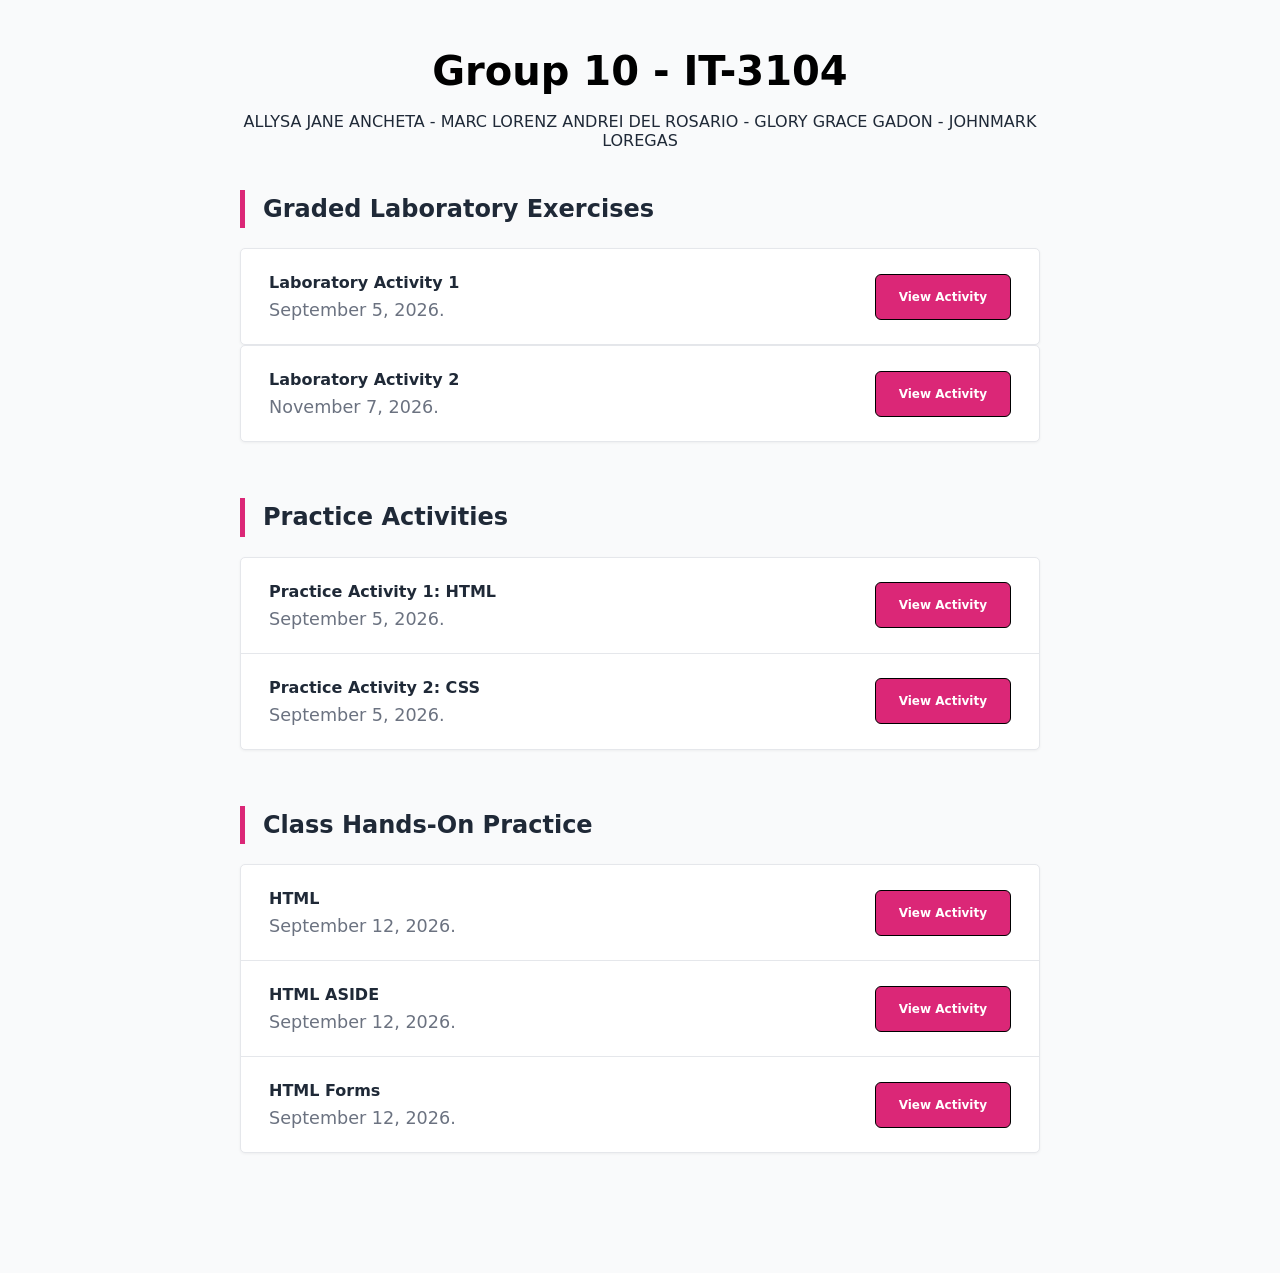
<file: index.html>
<!DOCTYPE html>
<html lang="en">
<head>
  <meta charset="UTF-8">
  <meta name="viewport" content="width=device-width, initial-scale=1">
  <title>Group 10 - IT-3104</title>
  <link rel="stylesheet" href="style.css">
</head>
<body>
  <main class="page">
    <h1>Group 10 - IT-3104</h1>
    <p class="members">ALLYSA JANE ANCHETA - MARC LORENZ ANDREI DEL ROSARIO - GLORY GRACE GADON - JOHNMARK LOREGAS</p>

    <section>
      <h2>Graded Laboratory Exercises</h2>
      <div class="card">
        <div class="item">
          <div>
            <h3>Laboratory Activity 1</h3>
            <p>September 5, 2026.</p>
          </div>
          <a class="btn" href="LABORATORY ACTIVITIES/lab-act-1.html">View Activity</a>
        </div>
      </div>
            <div class="card">
             <div class="item">
               <div>
                  <h3>Laboratory Activity 2</h3>
                  <p>November 7, 2026.</p>
               </div>
               <a class="btn" href="LABORATORY ACTIVITIES/index.html">View Activity</a>
        </div>
      </div>
    </section>

    <section>
      <h2>Practice Activities</h2>
      <div class="card">
        <div class="item">
          <div>
            <h3>Practice Activity 1: HTML</h3>
            <p>September 5, 2026.</p>
          </div>
          <a class="btn" href="PRACTICE ACTIVITIES/student_profile_portal.html">View Activity</a>
        </div>
        <div class="item">
          <div>
            <h3>Practice Activity 2: CSS</h3>
            <p>September 5, 2026.</p>
          </div>
          <a class="btn" href="PRACTICE ACTIVITIES/student_profile_portal.html">View Activity</a>
        </div>
      </div>
    </section>

    <section>
      <h2>Class Hands-On Practice</h2>
      <div class="card">
        <div class="item">
          <div>
            <h3>HTML</h3>
            <p>September 12, 2026.</p>
          </div>
          <a class="btn" href="Hands-On Practice/HTML.html">View Activity</a>
        </div>
        <div class="item">
          <div>
            <h3>HTML ASIDE</h3>
            <p>September 12, 2026.</p>
          </div>
          <a class="btn" href="Hands-On Practice/HTML ASIDE.html">View Activity</a>
        </div>
        <div class="item">
          <div>
            <h3>HTML Forms</h3>
            <p>September 12, 2026.</p>
          </div>
          <a class="btn" href="Hands-On Practice/HTML FORM.html">View Activity</a>
        </div>
      </div>
    </section>
  </main>
</body>
</html>
</file>
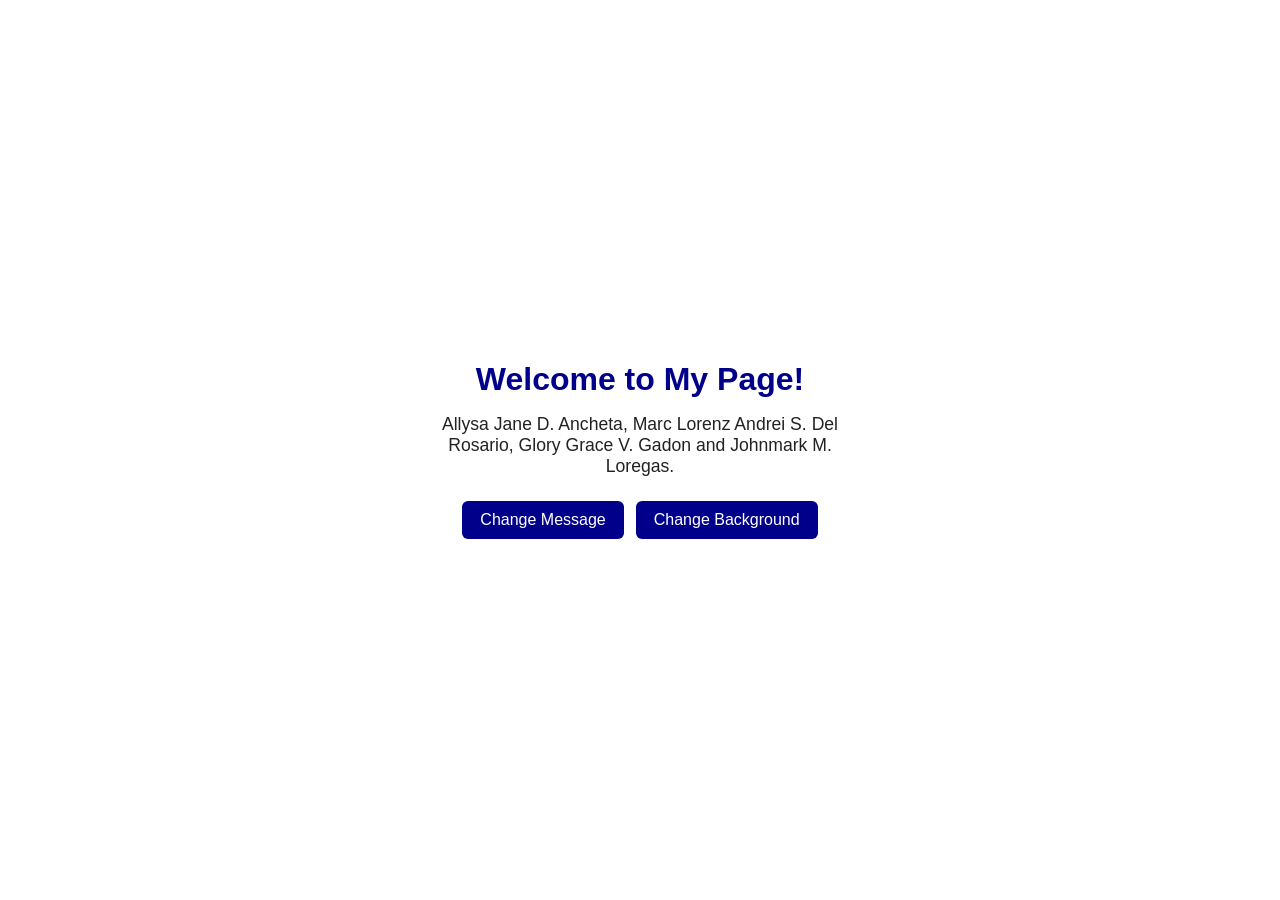
<file: LABORATORY ACTIVITIES/index.html>
<!DOCTYPE html>
<html lang="en">
    <head>
        <meta charset="UTF-8">
        <meta name="viewport" content="width=device-width, initial-scale=1.0">
        <title>My First Interactive Page</title>
        <link rel="stylesheet" href="style.css">
    </head>
    <body>
        <main class="card">
            <h1>Welcome to My Page!</h1>
            <p id="message">Allysa Jane D. Ancheta, Marc Lorenz Andrei S. Del Rosario, Glory Grace V. Gadon and Johnmark M. Loregas.</p>
            <div class="buttons">
                <button id="changeMessageBtn">Change Message</button>
                <button id="changeBackgroundBtn">Change Background</button>
            </div>
        </main>

        <script src="script.js"></script>
    </body>
</html>
</file>
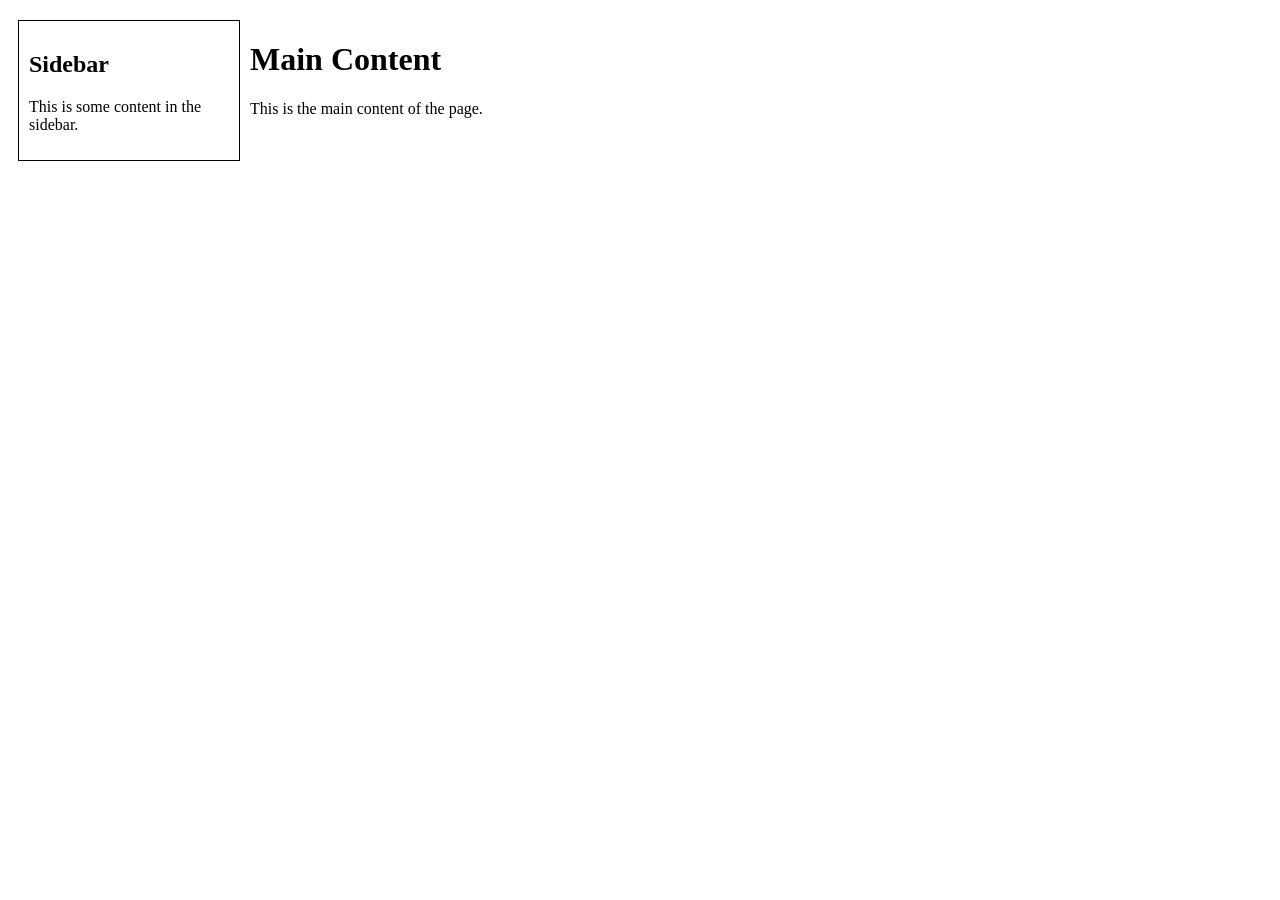
<file: Hands-On Practice/HTML ASIDE.html>
<style>
            main{
                padding: 10px;
                margin: 10px;
            }

            aside {
                width: 200px;
                border: 1px solid black;
                padding: 10px;
                margin: 10px;
                float: left;
            }
        </style>
    </head>
    <body>
        <aside>
            <h2>Sidebar</h2>
            <p>This is some content in the sidebar.</p>
        </aside>
        <main>
            <h1>Main Content</h1>
            <p>This is the main content of the page.</p>
        </main>
    </body>
</html>
</file>
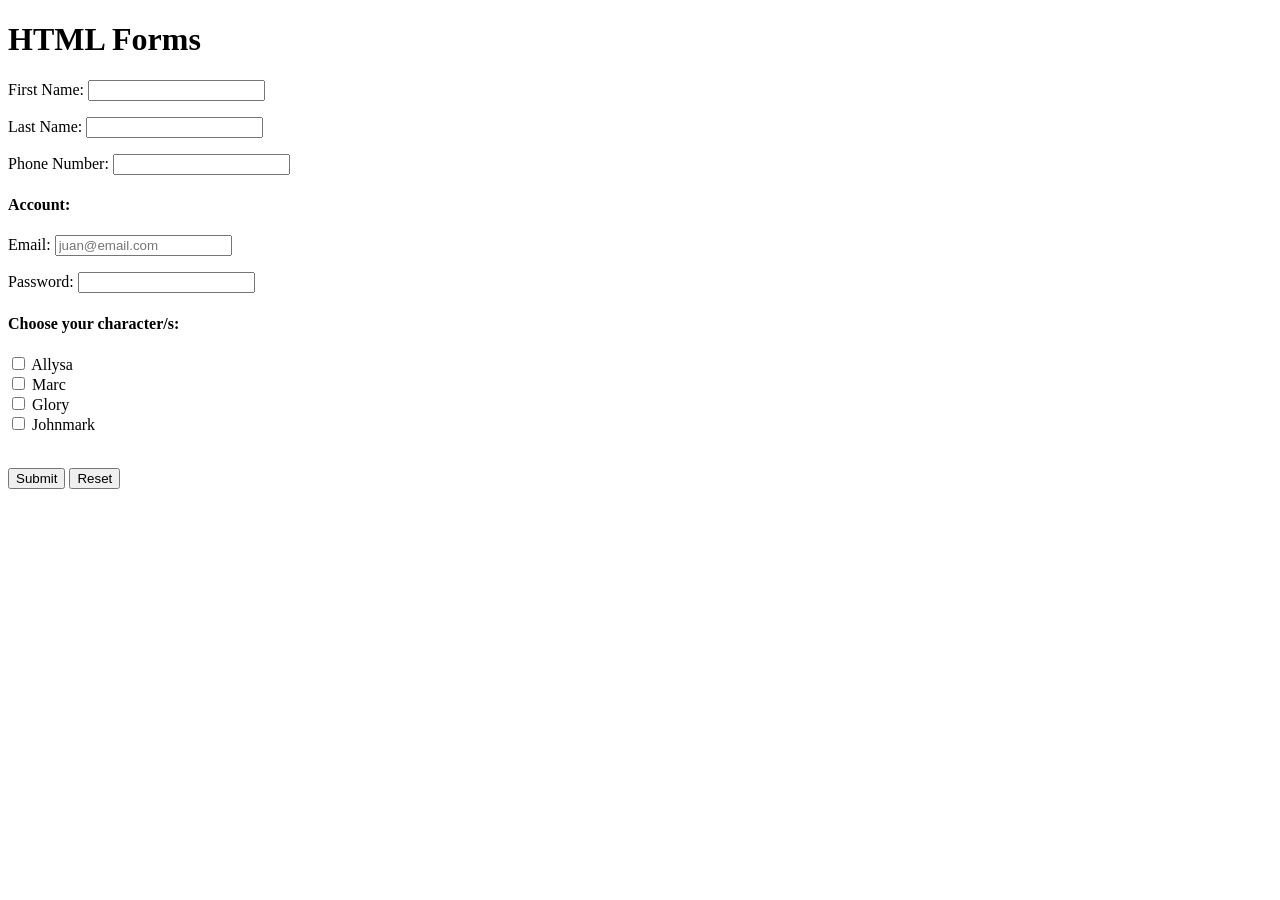
<file: Hands-On Practice/HTML FORM.html>
<!DOCTYPE html>
<html lang="en">
<head>
  <meta charset="UTF-8">
  <meta name="viewport" content="width=device-width, initial-scale=1">
  <title>HTML Forms</title>
</head>
<body>
  <h1>HTML Forms</h1>

  <form action="#" method="post">

    <p>
      <label for="firstname">First Name:</label>
      <input type="text" id="firstname" name="firstname">
    </p>

    <p>
      <label for="lastname">Last Name:</label>
      <input type="text" id="lastname" name="lastname">
    </p>

    <p>
      <label for="phone">Phone Number:</label>
      <input type="tel" id="phone" name="phone">
    </p>

    <h4>Account:</h4>
    <p>
      <label for="email">Email:</label>
      <input type="email" id="email" name="email" placeholder="juan@email.com">
    </p>

    <p>
      <label for="password">Password:</label>
      <input type="password" id="password" name="password">
    </p>

    <h4>Choose your character/s:</h4>
    <p>
      <input type="checkbox" id="allysa" name="characters" value="allysa">
      <label for="allysa">Allysa</label><br>

      <input type="checkbox" id="marc" name="characters" value="marc">
      <label for="marc">Marc</label><br>

      <input type="checkbox" id="glory" name="characters" value="glory">
      <label for="glory">Glory</label><br>

      <input type="checkbox" id="johnmark" name="characters" value="johnmark">
      <label for="johnmark">Johnmark</label>
    </p>

    <br>
    <button type="submit">Submit</button>
    <button type="reset">Reset</button>

  </form>
</body>
</html>
</file>
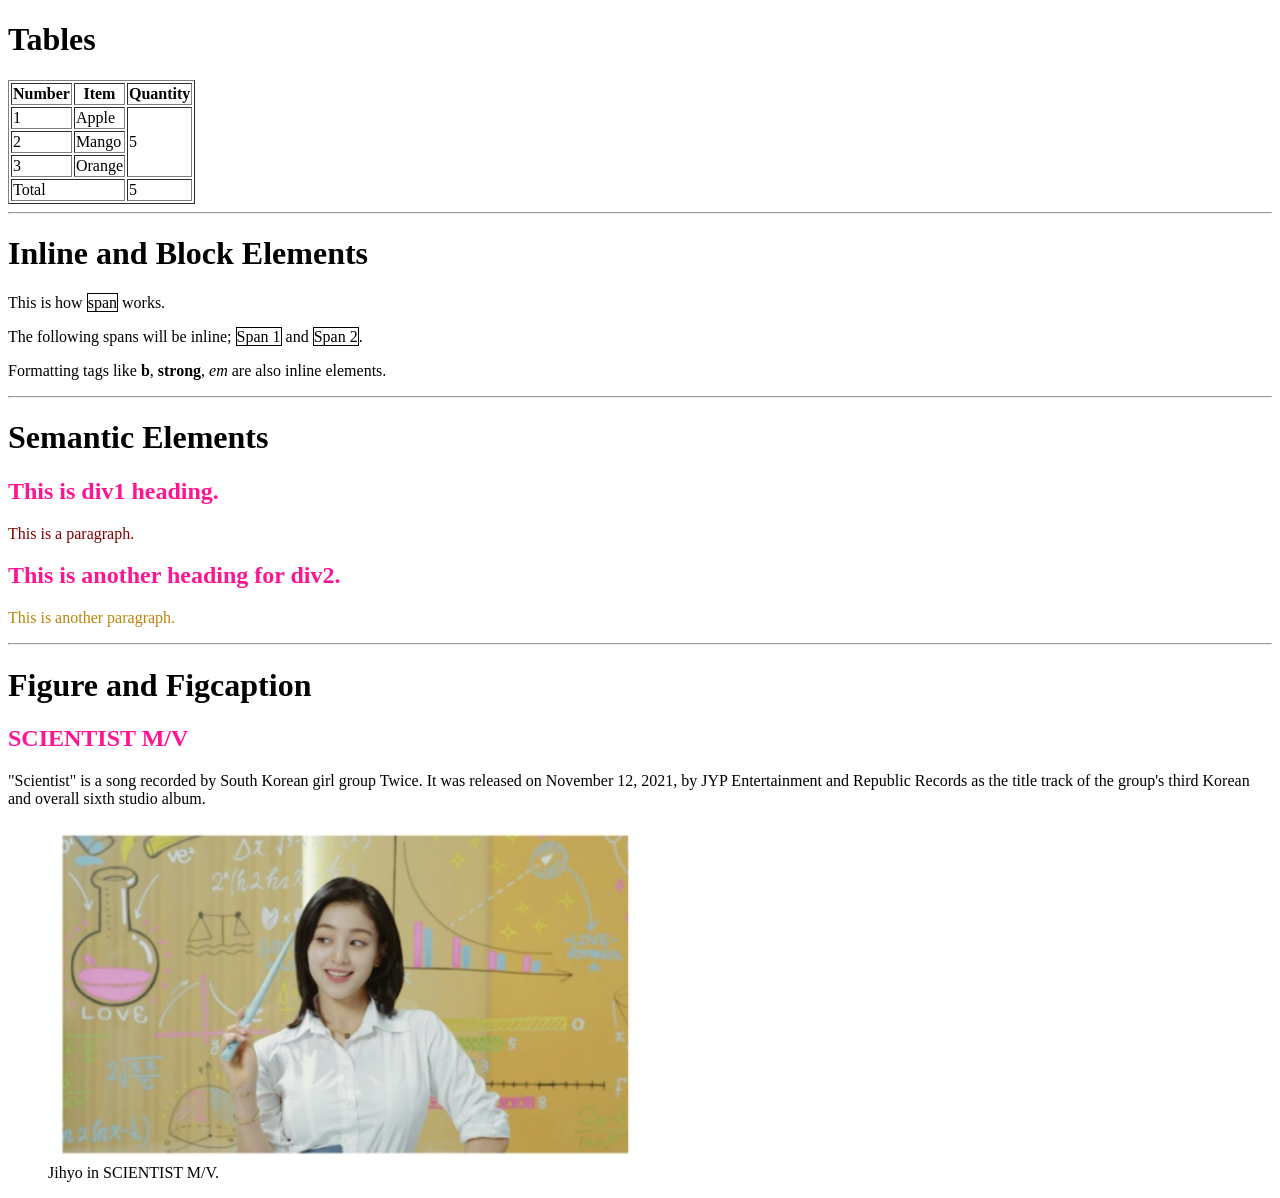
<file: Hands-On Practice/HTML.html>
<!DOCTYPE html>
<html>
<head>
  <title>HTML Elements</title>
  <style>
    span.box {
      border: 1px solid black;
    }

    h2 {
      color: deeppink;
    }

    #div1 p {
      color: maroon;
    }

    #div2 p {
      color: darkgoldenrod;
    }
  </style>
</head>
<body>
  <h1>Tables</h1>

  <table border="1">
    <tr>
      <th>Number</th>
      <th>Item</th>
      <th>Quantity</th>
    </tr>
    <tr>
      <td>1</td>
      <td>Apple</td>
      <td rowspan="3">5</td>
    </tr>
    <tr>
      <td>2</td>
      <td>Mango</td>
    </tr>
    <tr>
      <td>3</td>
      <td>Orange</td>
    </tr>
    <tr>
      <td colspan="2">Total</td>
      <td>5</td>
    </tr>
  </table>

  <hr>

  <h1>Inline and Block Elements</h1>

  <p>This is how <span class="box">span</span> works.</p>

  <p>The following spans will be inline; <span class="box">Span 1</span> and <span class="box">Span 2</span>.</p>

  <p>Formatting tags like <b>b</b>, <strong>strong</strong>, <em>em</em> are also inline elements.</p>

  <hr>

  <h1>Semantic Elements</h1>

  <div id="div1">
    <h2>This is div1 heading.</h2>
    <p>This is a paragraph.</p>
  </div>

  <div id="div2">
    <h2>This is another heading for div2.</h2>
    <p>This is another paragraph.</p>
  </div>

  <hr>

  <h1>Figure and Figcaption</h1>

  <body>
    <h2>SCIENTIST M/V</h2>
    <p>"Scientist" is a song recorded by South Korean girl group Twice. It was released on November 12, 2021, by JYP Entertainment and Republic Records as the title track of the group's third Korean and overall sixth studio album.</p>
    <figure>
        <img src="Scientist MV.jpeg" alt="Trulli" style="width:50%">
        <figcaption>Jihyo in SCIENTIST M/V.</figcaption>
    </figure>
</body>
</file>
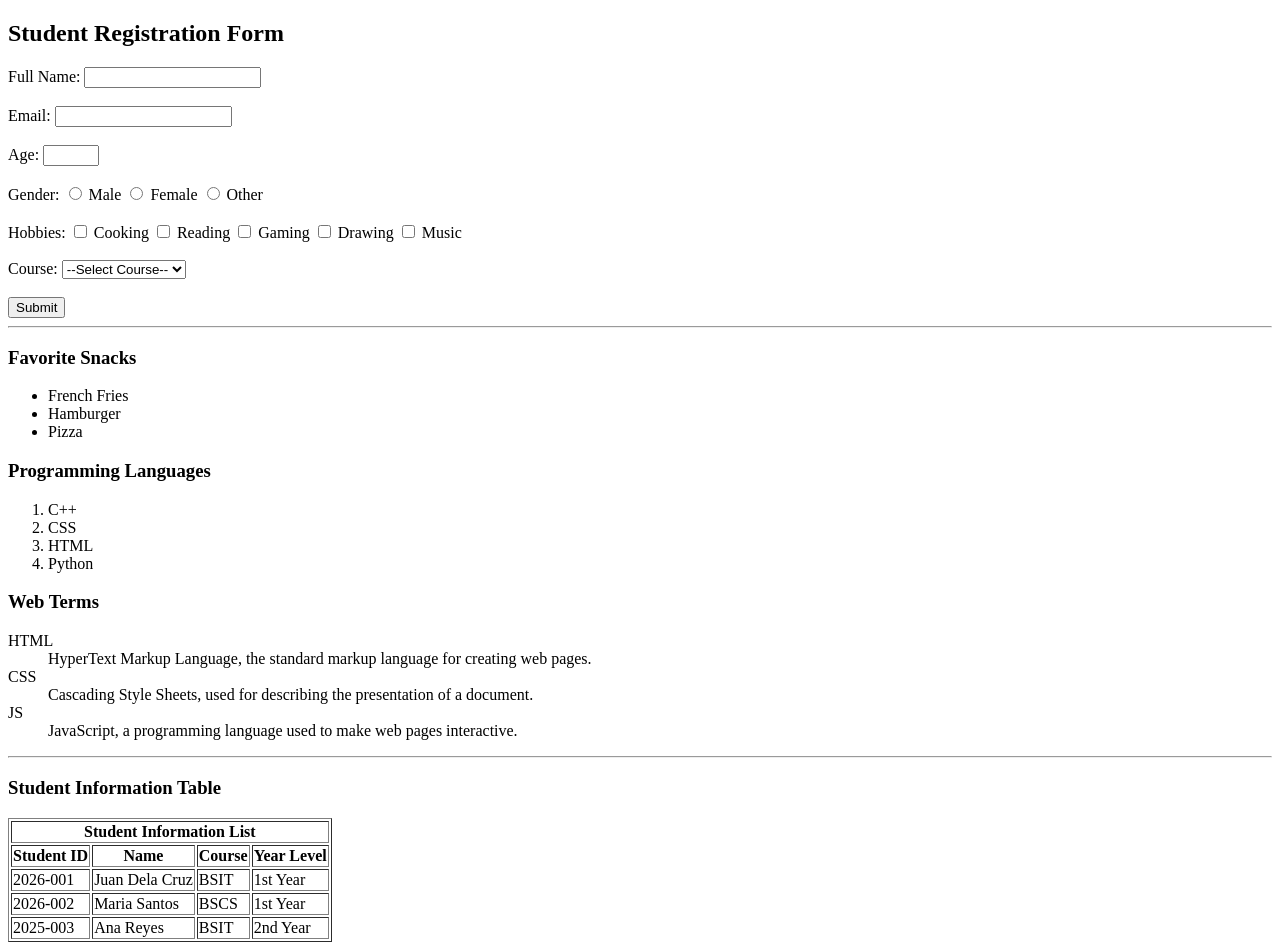
<file: LABORATORY ACTIVITIES/lab-act-1.html>
<!DOCTYPE html>
<html lang="en">
<head>
    <meta charset="UTF-8">
    <meta name="viewport" content="width=device-width, initial-scale=1.0">
    <title>IT 314 - Laboratory 1</title>
</head>
<body>

    <h2>Student Registration Form</h2>
    <form action="#" method="post">
        <label for="fullname">Full Name:</label> <input type="text" id="fullname" name="fullname" required><br><br>

        <label for="email">Email:</label> <input type="email" id="email" name="email" required><br><br>

        <label for="age">Age:</label> <input type="number" id="age" name="age" min="1" max="120" required><br><br>

        <label>Gender:</label>
        <input type="radio" id="male" name="gender" value="Male">
        <label for="male">Male</label>

        <input type="radio" id="female" name="gender" value="Female">
        <label for="female">Female</label>

        <input type="radio" id="other" name="gender" value="Other">
        <label for="other">Other</label><br><br>

        <label>Hobbies:</label>
        <input type="checkbox" id="cooking" name="hobbies" value="Cooking">
        <label for="cooking">Cooking</label>

        <input type="checkbox" id="reading" name="hobbies" value="Reading">
        <label for="reading">Reading</label>

        <input type="checkbox" id="gaming" name="hobbies" value="Gaming">
        <label for="gaming">Gaming</label>

        <input type="checkbox" id="drawing" name="hobbies" value="Drawing">
        <label for="drawing">Drawing</label>

        <input type="checkbox" id="Music" name="hobbies" value="Music">
        <label for="music">Music</label><br><br>

        <label for="course">Course:</label>
        <select id="course" name="course" required>
            <option value="">--Select Course--</option>
            <option value="BSIT">BSIT</option>
            <option value="BSCS">BSCS</option>
        </select><br><br>

        <button type="submit">Submit</button>
    </form>

    <hr>

    <h3>Favorite Snacks</h3>
    <ul>
        <li>French Fries</li>
        <li>Hamburger</li>
        <li>Pizza</li>
    </ul>

    <h3>Programming Languages</h3>
    <ol>
        <li>C++</li>
        <li>CSS</li>
        <li>HTML</li>
        <li>Python</li>
    </ol>


    <h3>Web Terms</h3>
    <dl>
        <dt>HTML</dt>
        <dd>HyperText Markup Language, the standard markup language for creating web pages.</dd>
        <dt>CSS</dt>
        <dd>Cascading Style Sheets, used for describing the presentation of a document.</dd>
        <dt>JS</dt>
        <dd>JavaScript, a programming language used to make web pages interactive.</dd>
    </dl>

    <hr>

    <h3>Student Information Table</h3>
    <table border="1">
        <thead>
            <tr>
                <th colspan="4">Student Information List</th>
            </tr>
            <tr>
                <th>Student ID</th>
                <th>Name</th>
                <th>Course</th>
                <th>Year Level</th>
            </tr>
        </thead>
        <tbody>
            <tr>
                <td>2026-001</td>
                <td>Juan Dela Cruz</td>
                <td>BSIT</td>
                <td>1st Year</td>
            </tr>
            <tr>
                <td>2026-002</td>
                <td>Maria Santos</td>
                <td>BSCS</td>
                <td>1st Year</td>
            </tr>
            <tr>
                <td>2025-003</td>
                <td>Ana Reyes</td>
                <td>BSIT</td>
                <td>2nd Year</td>
            </tr>
        </tbody>
    </table>

</body>
</html>
</file>
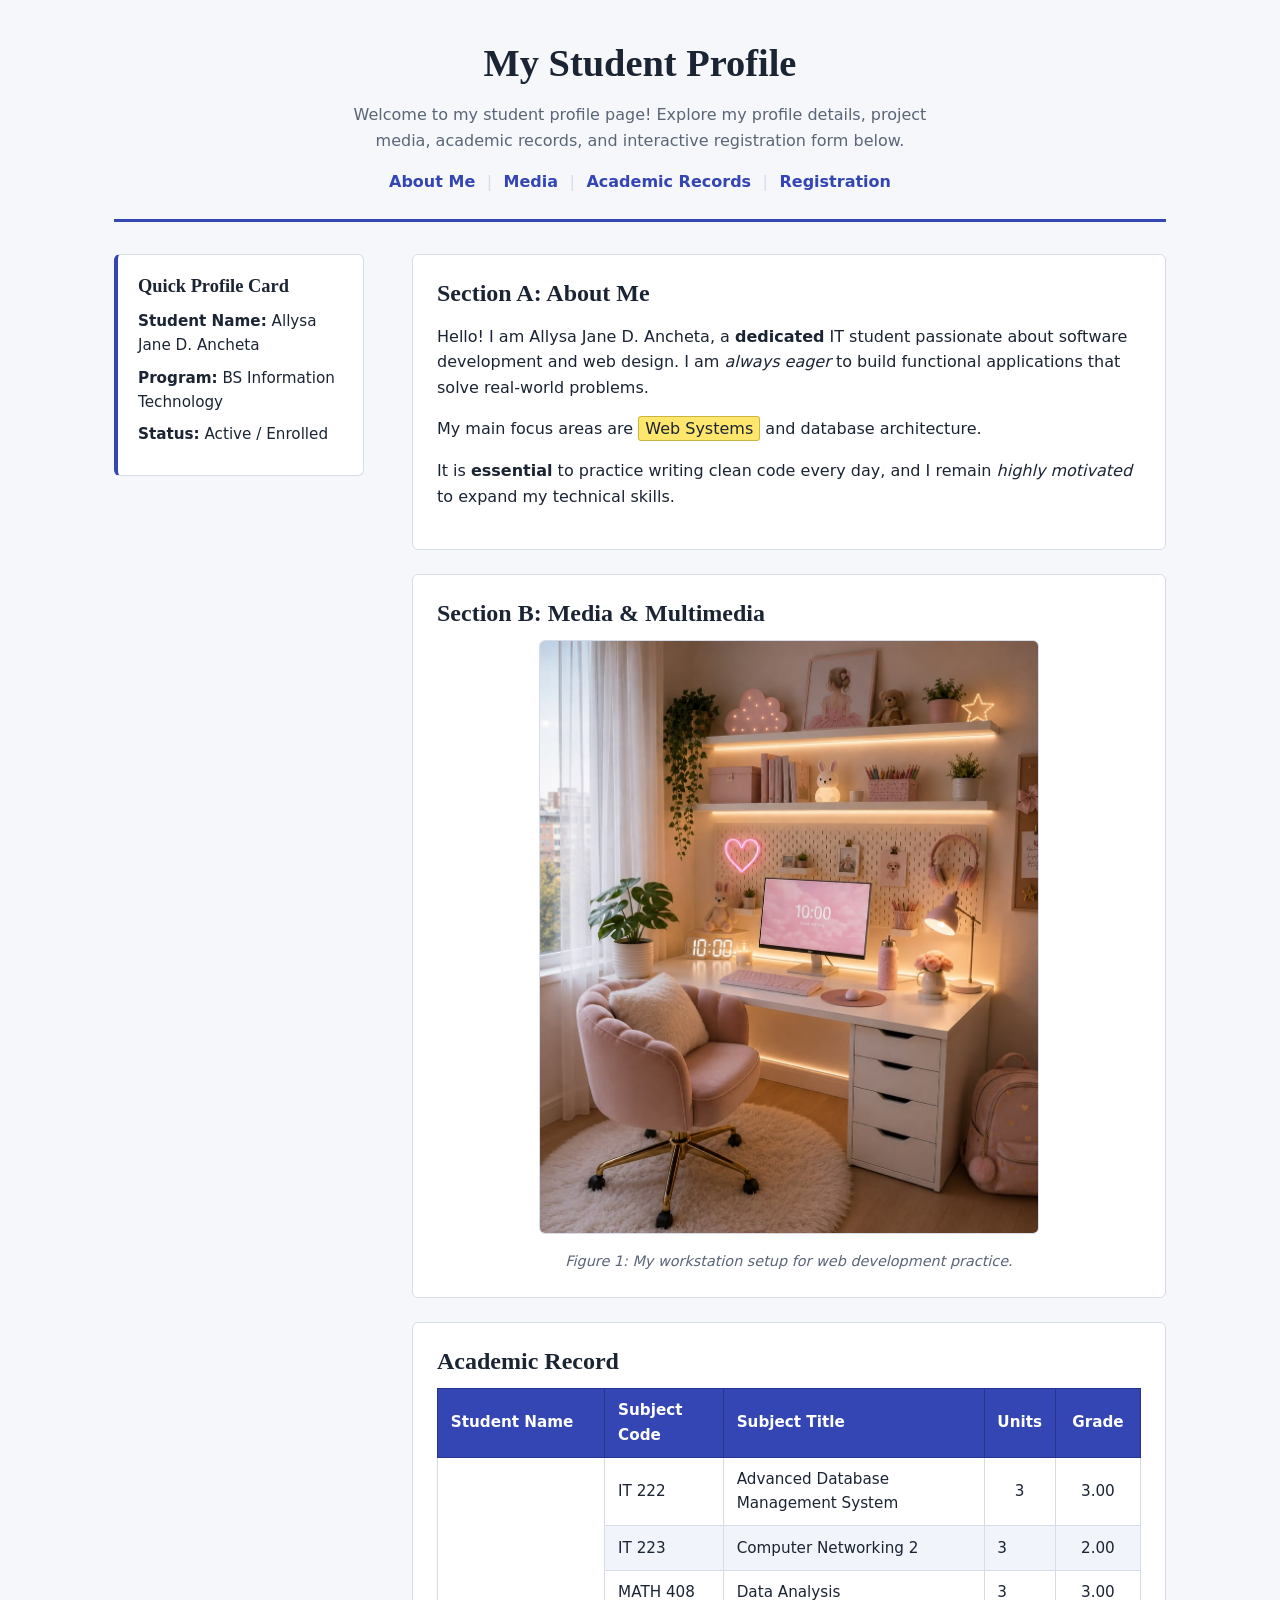
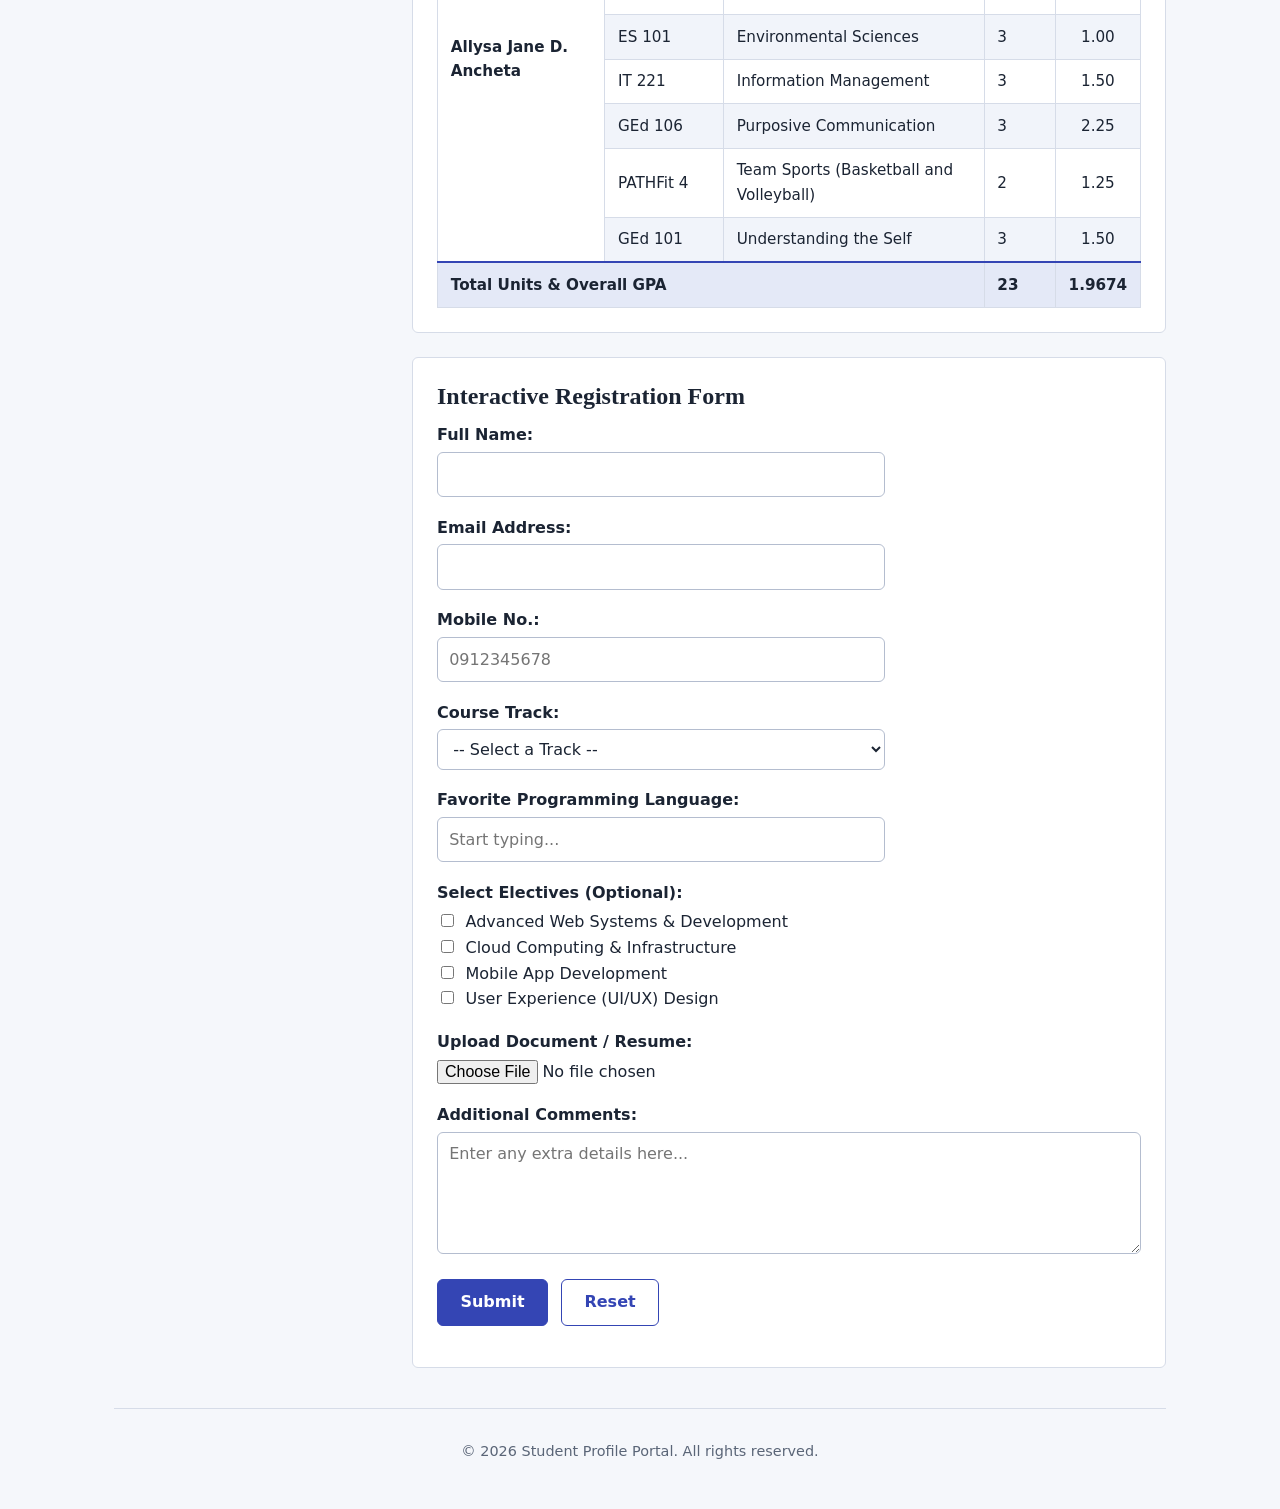
<file: PRACTICE ACTIVITIES/student_profile_portal.html>
<!DOCTYPE html>
<html lang="en">
<head>
    <meta charset="UTF-8">
    <meta name="viewport" content="width=device-width, initial-scale=1">
    <title>Student Profile</title>
    <link rel="stylesheet" href="student_portal.css">
</head>
<body>

    <header>
        <h1>My Student Profile</h1>
        <p>Welcome to my student profile page! Explore my profile details, project media, academic records, and interactive registration form below.</p>

        <nav>
            <a href="#about">About Me</a> |
            <a href="#media">Media</a> |
            <a href="#grades">Academic Records</a> |
            <a href="#registration">Registration</a>
        </nav>
    </header>

    <hr>

    <aside>
        <h2>Quick Profile Card</h2>
        <p><strong>Student Name:</strong> Allysa Jane D. Ancheta</p>
        <p><strong>Program:</strong> BS Information Technology</p>
        <p><strong>Status:</strong> Active / Enrolled</p>
    </aside>

    <main>
        <section id="about">
            <h2>Section A: About Me</h2>
            <p>
                Hello! I am Allysa Jane D. Ancheta, a <b>dedicated</b> IT student passionate about software development and web design.
                I am <i>always eager</i> to build functional applications that solve real-world problems.
            </p>
            <p>
                My main focus areas are <span style="border: 1px solid black; padding: 2px;">Web Systems</span>
                and database architecture.
            </p>
            <p>
                It is <strong>essential</strong> to practice writing clean code every day, and I remain
                <em>highly motivated</em> to expand my technical skills.
            </p>
        </section>

        <hr>

        <section id="media">
            <h2>Section B: Media &amp; Multimedia</h2>
            <figure>
                <div style="text-align: center;">
                    <img src="workplace-setup.jpg" alt="Developer Workspace Setup" width="500" height="300">
                    <figcaption>Figure 1: My workstation setup for web development practice.</figcaption>
                </div>
            </figure>
        </section>

        <hr>

        <section id="grades">
            <h2>Academic Record</h2>
            <table border="1">
                <thead>
                    <tr>
                        <th>Student Name</th>
                        <th>Subject Code</th>
                        <th>Subject Title</th>
                        <th>Units</th>
                        <th>Grade</th>
                    </tr>
                </thead>
                <tbody>
                    <tr>
                        <td rowspan="8">Allysa Jane D. Ancheta</td>
                        <td>IT 222</td>
                        <td>Advanced Database Management System</td>
                        <td>3</td>
                        <td>3.00</td>
                    </tr>
                    <tr>
                        <td>IT 223</td>
                        <td>Computer Networking 2</td>
                        <td>3</td>
                        <td>2.00</td>
                    </tr>
                    <tr>
                        <td>MATH 408</td>
                        <td>Data Analysis</td>
                        <td>3</td>
                        <td>3.00</td>
                    </tr>
                    <tr>
                        <td>ES 101</td>
                        <td>Environmental Sciences</td>
                        <td>3</td>
                        <td>1.00</td>
                    </tr>
                    <tr>
                        <td>IT 221</td>
                        <td>Information Management</td>
                        <td>3</td>
                        <td>1.50</td>
                    </tr>
                    <tr>
                        <td>GEd 106</td>
                        <td>Purposive Communication</td>
                        <td>3</td>
                        <td>2.25</td>
                    </tr>
                    <tr>
                        <td>PATHFit 4</td>
                        <td>Team Sports (Basketball and Volleyball)</td>
                        <td>2</td>
                        <td>1.25</td>
                    </tr>
                    <tr>
                        <td>GEd 101</td>
                        <td>Understanding the Self</td>
                        <td>3</td>
                        <td>1.50</td>
                    </tr>
                </tbody>
                <tfoot>
                    <tr>
                        <td colspan="3"><strong>Total Units &amp; Overall GPA</strong></td>
                        <td><strong>23</strong></td>
                        <td><strong>1.9674</strong></td>
                    </tr>
                </tfoot>
            </table>
        </section>

        <hr>

        <section id="registration">
            <h2>Interactive Registration Form</h2>

            <form action="/submit_portal_data" method="POST" enctype="multipart/form-data">

                <p>
                    <label for="fullname">Full Name:</label><br>
                    <input type="text" id="fullname" name="fullname" required>
                </p>

                <p>
                    <label for="email">Email Address:</label><br>
                    <input type="email" id="email" name="email" required>
                </p>

                <p>
                    <label for="phone">Mobile No.:</label><br>
                    <input type="tel" id="phone" name="phone" placeholder="0912345678">
                </p>

                <p>
                    <label for="course">Course Track:</label><br>
                    <select id="course" name="course" required>
                        <option value="">-- Select a Track --</option>
                        <optgroup label="Information Technology">
                            <option value="business_analytics">Business Analytics</option>
                            <option value="service_management">Service Management</option>
                            <option value="networking_technology">Networking Technology</option>
                        </optgroup>
                    </select>
                </p>

                <p>
                    <label for="language">Favorite Programming Language:</label><br>
                    <input list="languages" id="language" name="language" placeholder="Start typing...">
                    <datalist id="languages">
                        <option value="HTML/CSS">
                        <option value="JavaScript">
                        <option value="Python">
                        <option value="Java">
                        <option value="C++">
                    </datalist>
                </p>

                <p>
                    <label>Select Electives (Optional):</label><br>
                    <input type="checkbox" id="elec1" name="electives" value="web_systems">
                    <label for="elec1">Advanced Web Systems &amp; Development</label><br>
                    <input type="checkbox" id="elec2" name="electives" value="cloud_computing">
                    <label for="elec2">Cloud Computing &amp; Infrastructure</label><br>
                    <input type="checkbox" id="elec3" name="electives" value="mobile_dev">
                    <label for="elec3">Mobile App Development</label><br>
                    <input type="checkbox" id="elec4" name="electives" value="ux_design">
                    <label for="elec4">User Experience (UI/UX) Design</label>
                </p>

                <p>
                    <label for="resume">Upload Document / Resume:</label><br>
                    <input type="file" id="resume" name="resume">
                </p>

                <p>
                    <label for="comments">Additional Comments:</label><br>
                    <textarea id="comments" name="comments" rows="4" cols="40" placeholder="Enter any extra details here..."></textarea>
                </p>

                <p>
                    <button type="submit">Submit</button>
                    <button type="reset">Reset</button>
                </p>

            </form>
        </section>

    </main>

    <hr>

    <footer>
        <p>&copy; 2026 Student Profile Portal. All rights reserved.</p>
    </footer>

</body>
</html>
</file>
<file: style.css>
:root {
  --bg: #f9fafb;
  --card: #ffffff;
  --text: #1f2937;
  --muted: #6b7280;
  --line: #e5e7eb;
  --accent: #db2777;
  --accent-hover: #be185d;
}

* { box-sizing: border-box; }

body {
  margin: 0;
  padding: 48px 20px 64px;
  font-family: "Segoe UI", system-ui, -apple-system, Arial, sans-serif;
  background: var(--bg);
  color: var(--text);
}

.page { max-width: 800px; margin: 0 auto; }

h1 {
  margin: 0 0 18px;
  text-align: center;
  font-size: 2.5rem;
  color: #000;
}

.members {
  margin: 0 0 40px;
  text-align: center;
  font-size: 1rem;
}

h2 {
  margin: 0 0 20px;
  padding-left: 18px;
  border-left: 5px solid var(--accent);
  font-size: 1.5rem;
  line-height: 1.6;
}

section { margin-bottom: 56px; }

.card {
  background: var(--card);
  border: 1px solid var(--line);
  border-radius: 5px;
  box-shadow: 0 1px 3px rgba(0, 0, 0, 0.05);
}

.item {
  display: flex;
  align-items: center;
  justify-content: space-between;
  gap: 16px;
  padding: 24px 28px;
}

.item + .item { border-top: 1px solid var(--line); }
.item h3 { margin: 0 0 8px; font-size: 1rem; }
.item p { margin: 0; color: var(--muted); font-size: 1.1rem; }

.btn {
  flex-shrink: 0;
  padding: 15px 23px;
  background: var(--accent);
  color: #fff;
  font-weight: 600;
  font-size: 0.75rem;
  text-decoration: none;
  border-radius: 6px;
  border: 1px solid #000000;
}

.btn:hover { background: var(--accent-hover); border-color: #000000; }
.btn:focus-visible { outline: 3px solid #a5b4fc; outline-offset: 2px; }

@media (max-width: 600px) {
  h1 { font-size: 2rem; }
  .item { flex-direction: column; align-items: flex-start; padding: 24px; }
}
</file>
<file: LABORATORY ACTIVITIES/style.css>
* {
    box-sizing: border-box;
}

body {
    margin: 0;
    min-height: 100vh;
    display: flex;
    align-items: center;
    justify-content: center;
    font-family: Arial, Helvetica, sans-serif;
    background-color: #ffffff;
    transition: background-color 0.4s ease;
}

.card {
    text-align: center;
    padding: 40px 32px;
    max-width: 480px;
    width: 90%;
}

h1 {
    color: darkblue;
    margin: 0 0 16px;
}

p {
    font-size: 1.1rem;
    color: #222;
    margin: 0 0 24px;
}

.buttons {
    display: flex;
    gap: 12px;
    justify-content: center;
    flex-wrap: wrap;
}

button {
    background-color: darkblue;
    color: #ffffff;
    border: none;
    border-radius: 6px;
    padding: 10px 18px;
    font-size: 1rem;
    cursor: pointer;
    transition: background-color 0.2s ease,
}

button:hover {
    background-color: #1a1aa6;
}

button:active {
    transform: scale(0.97);
}
</file>
<file: PRACTICE ACTIVITIES/student_portal.css>
:root {
--paper: #f5f7fb;
--card: #ffffff;
--ink: #1b2433;
--muted: #5a6577;
--rule: #d6dce8;
--accent: #3445b4;
--accent-dark: #263490;
--mark: #ffe66d;
--radius: 6px;
}

* {
box-sizing: border-box;
}

body {
margin: 0 auto;
max-width: 1100px;
padding: 0 1.5rem 2rem;
background: var(--paper);
color: var(--ink);
font-family: system-ui, -apple-system, "Segoe UI", Roboto, sans-serif;
line-height: 1.6;
display: grid;
grid-template-columns: 250px minmax(0, 1fr);
column-gap: 3rem;
}

header,
footer {
grid-column: 1 / -1;
}

body > hr {
display: none;
}

/* ===== Headings ===== */
h1,
h2 {
font-family: Georgia, "Times New Roman", serif;
line-height: 1.2;
margin: 0 0 0.75rem;
}

h1 {
font-size: 2.4rem;
}

h2 {
font-size: 1.5rem;
}

/* ===== Header (centered) ===== */
header {
padding: 2.5rem 0 1.5rem;
border-bottom: 3px solid var(--accent);
margin-bottom: 2rem;
text-align: center;
}

header p {
max-width: 60ch;
margin-left: auto;
margin-right: auto;
color: var(--muted);
}

nav {
margin-top: 1rem;
color: var(--rule);
}

nav a {
color: var(--accent);
font-weight: 600;
text-decoration: none;
padding: 0.2rem 0.4rem;
border-radius: var(--radius);
}

nav a:hover {
background: var(--accent);
color: #fff;
}

/* ===== Sidebar ===== */
aside {
align-self: start;
position: sticky;
top: 1rem;
background: var(--card);
border: 1px solid var(--rule);
border-left: 4px solid var(--accent);
border-radius: var(--radius);
padding: 1.25rem;
}

aside h2 {
font-size: 1.15rem;
}

aside p {
margin: 0.5rem 0;
font-size: 0.95rem;
}

/* ===== Main sections ===== */
main section {
background: var(--card);
border: 1px solid var(--rule);
border-radius: var(--radius);
padding: 1.5rem;
margin-bottom: 1.5rem;
scroll-margin-top: 1rem;
}

main hr {
display: none;
}

#about p {
max-width: 70ch;
}

#about span {
background: var(--mark);
border-radius: 3px;
padding: 2px 6px !important;
border: 1px solid #c9b53f !important;
}

/* ===== Figure ===== */
figure {
margin: 0;
}

figure img {
max-width: 100%;
height: auto;
border-radius: var(--radius);
border: 1px solid var(--rule);
}

figcaption {
margin-top: 0.5rem;
color: var(--muted);
font-size: 0.9rem;
font-style: italic;
}

/* ===== Table ===== */
#grades {
overflow-x: auto;
}

table {
width: 100%;
border-collapse: collapse;
font-size: 0.95rem;
}

th,
td {
border: 1px solid var(--rule);
padding: 0.6rem 0.8rem;
text-align: left;
}

thead th {
background: var(--accent);
color: #fff;
border-color: var(--accent-dark);
}

tbody tr:nth-child(even) {
background: #f1f4fa;
}

tbody tr:hover {
background: #e4e9f7;
}

tbody td[rowspan] {
background: var(--card);
font-weight: 600;
vertical-align: middle;
}

th:nth-child(n + 4),
td:nth-child(n + 4) {
text-align: center;
}

tfoot td {
background: #e4e9f7;
border-top: 2px solid var(--accent);
}

/* ===== Form ===== */
form p {
margin: 0 0 1.1rem;
}

form p > label:first-child {
display: inline-block;
font-weight: 600;
margin-bottom: 0.25rem;
}

input[type="text"],
input[type="email"],
input[type="tel"],
input[list],
select,
textarea {
width: 100%;
max-width: 28rem;
padding: 0.55rem 0.7rem;
font: inherit;
color: var(--ink);
background: #fff;
border: 1px solid #b4bdcf;
border-radius: var(--radius);
}

textarea {
max-width: 100%;
resize: vertical;
}

input[type="file"] {
font: inherit;
}

input:focus-visible,
select:focus-visible,
textarea:focus-visible,
button:focus-visible,
a:focus-visible {
outline: 3px solid var(--accent);
outline-offset: 2px;
}

input[type="checkbox"] {
accent-color: var(--accent);
margin-right: 0.4rem;
}

input[type="checkbox"] + label {
font-weight: 400;
cursor: pointer;
}

input:user-invalid,
select:user-invalid {
border-color: #c0392b;
}

/* ===== Buttons ===== */
button {
font: inherit;
font-weight: 600;
padding: 0.6rem 1.4rem;
margin-right: 0.5rem;
border-radius: var(--radius);
cursor: pointer;
}

button[type="submit"] {
background: var(--accent);
color: #fff;
border: 1px solid var(--accent);
}

button[type="submit"]:hover {
background: var(--accent-dark);
}

button[type="reset"] {
background: transparent;
color: var(--accent);
border: 1px solid var(--accent);
}

button[type="reset"]:hover {
background: #e4e9f7;
}

/* ===== Footer ===== */
footer {
margin-top: 1rem;
padding-top: 1rem;
border-top: 1px solid var(--rule);
text-align: center;
color: var(--muted);
font-size: 0.9rem;
}

/* ===== Mobile ===== */
@media (max-width: 760px) {
body {
    grid-template-columns: 1fr;
    padding: 0 1rem 1.5rem;
}

aside {
    position: static;
    margin-bottom: 1.5rem;
}

h1 {
    font-size: 1.9rem;
}
}
</file>
